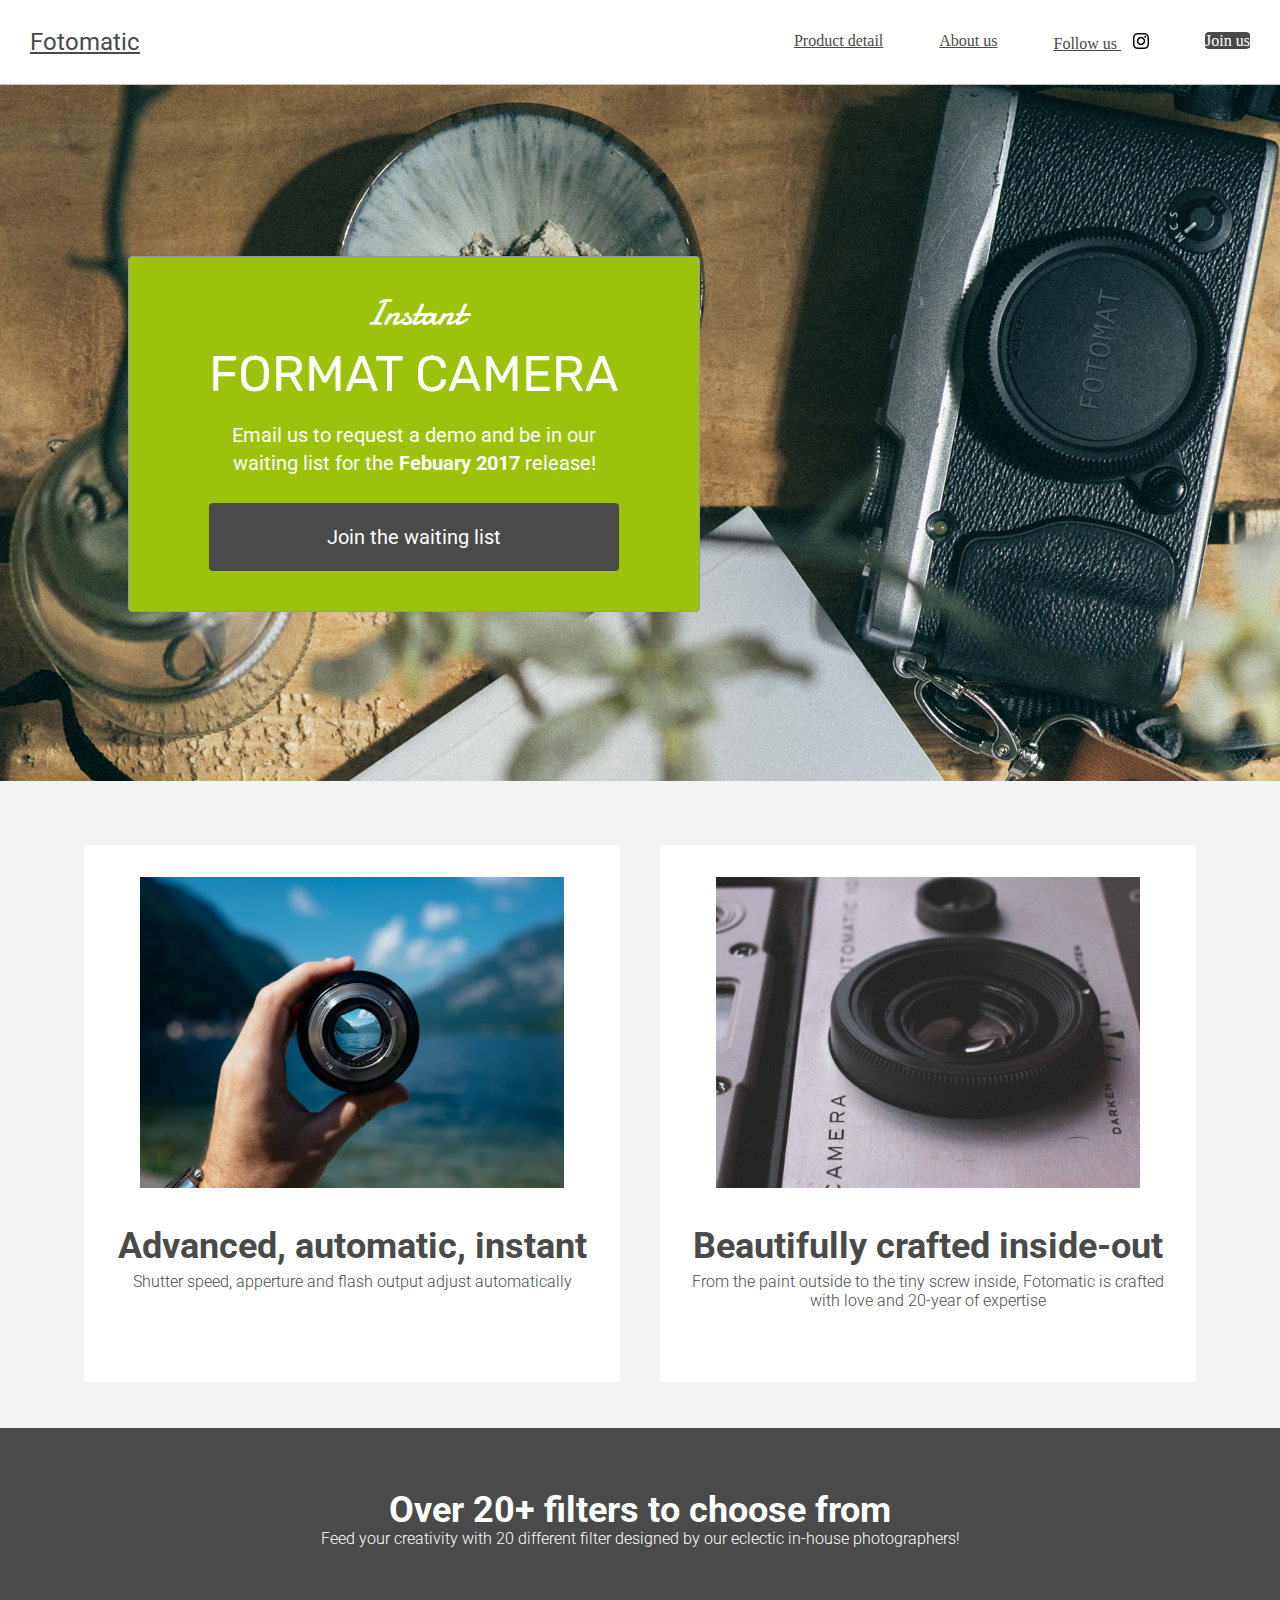
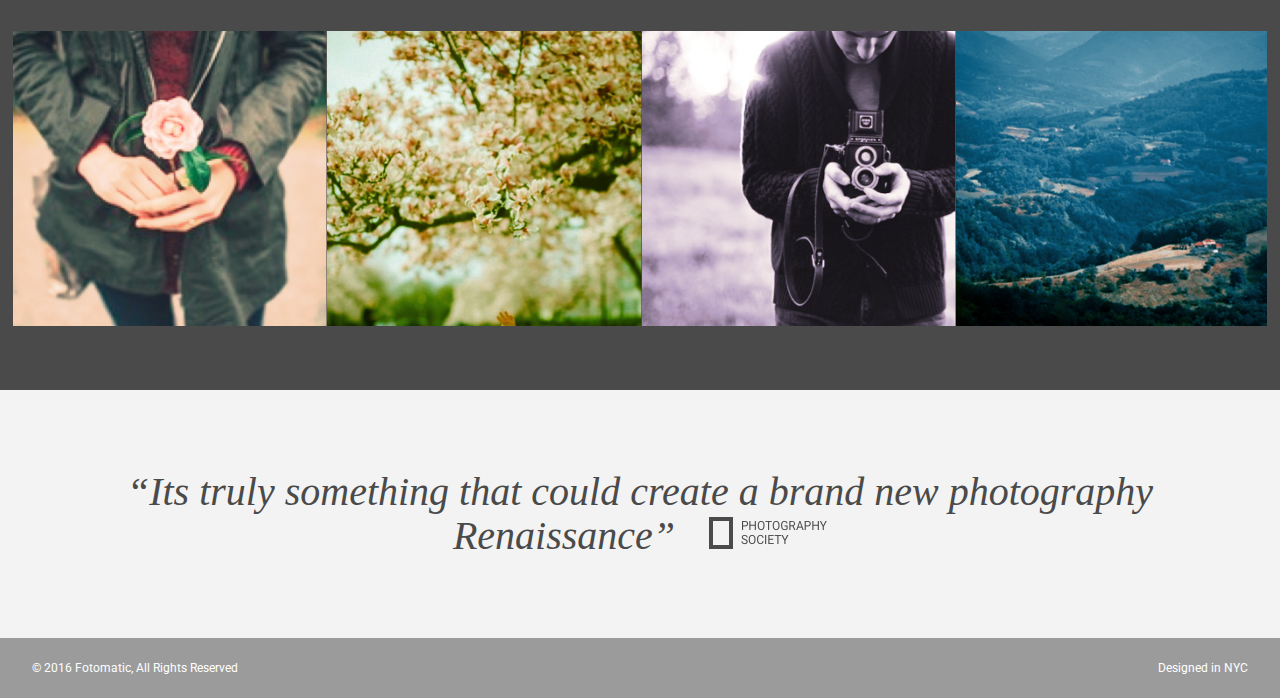
<file: F1C1_start/index.html>
<!DOCTYPE html>
<html>
<head>
  <link rel="stylesheet" href="./resources/css/style.css">
  <link href="https://fonts.googleapis.com/css?family=Damion" rel="stylesheet">
  <link href="https://fonts.googleapis.com/css?family=Rubik" rel="stylesheet">
  <link href="https://fonts.googleapis.com/css?family=Roboto:300,400,600,700" rel="stylesheet">
  <link rel="stylesheet" href="./resources/css/reset.css">
  <link rel="stylesheet" href="./resources/css/style.css">
  <meta name="viewport" content="width=device-width,initial-scale=1">
</head>
<body>
  <!-- Header -->
  <header>
    <div class="content">
      <a href="index.html" class="desktop logo">Fotomatic</a>
      <nav class="desktop">
        <ul>
          <li><a href="#">Product detail</a></li>
          <li><a href="#">About us</a></li>
          <li><a href="https://www.instagram.com/">Follow us <img class="icon" src="./resources/images/instagram.png"></a></li>
          <li class=”tablet”><a href="#" class="button">Join us</a></li>
        </ul>
      </nav>
      <nav class="mobile">
        <ul>
          <li><a href="#"><img src="./resources/images/ic-logo.svg"></a></li>
          <li><a href="#"><img src="./resources/images/ic-product-detail.svg"></a></li>
          <li><a href="#"><img src="./resources/images/ic-about-us.svg"></a></li>
          <li><a href="#" class="button">Join us</a></li>
        </ul>
      </nav>
    </div>
  </header>

  <!-- Main Content -->
  <div class="main-content">

    <!-- Sign Up Section -->
    <div id="sign-up-section" class="banner">
      <div id="sign-up-cta">
        <div class="content center">
          <div class="header">
            <h2 class="cursive">Instant</h2>
            <h1 class="striking">FORMAT CAMERA</h1>
          </div>
          <div class="email">
            <span>
              Email us to request a demo and be in our waiting list for the <strong>Febuary 2017</strong> release!
            </span>
            <div class="button">Join the waiting list</div>
          </div>
        </div>
      </div>
    </div>

    <!-- Features Section -->
    <div id="features-section">
      <div class="feature">
        <div class="center">
          <div class="image-container">
            <img src="./resources/images/feature-1.png" />
          </div>
          <div class="content">
            <h2>Advanced, automatic, instant</h2>
            <h3>Shutter speed, apperture and flash output adjust automatically</h3>
          </div>
        </div>
      </div>
      <div class="feature">
        <div class="center">
          <div class="image-container">
            <img src="./resources/images/feature-2.png" />
          </div>
          <div class="content">
            <h2>Beautifully crafted inside-out</h2>
            <h3>From the paint outside to the tiny screw inside, Fotomatic is crafted with love and 20-year of expertise</h3>
          </div>
        </div>
      </div>
    </div>

    <!-- Filters Section -->
    <div id="filters-section">
      <div class="content center">
        <h2>Over 20+ filters to choose from</h2>
        <h3>Feed your creativity with 20 different filter designed by our eclectic in-house photographers!</h3>
      </div>
      <div class="images-container">
        <div class="image-container">
          <img src="./resources/images/filter-1.png" />
        </div>
        <div class="image-container">
          <img src="./resources/images/filter-2.png" />
        </div>
        <div class="image-container">
          <img src="./resources/images/filter-3.png" />
        </div>
        <div class="image-container extra">
          <img src="./resources/images/filter-4.png" />
        </div>
      </div>
    </div>

    <!-- Quotes Section -->
    <div id="quotes-section">
      <div class="content center">
        <span class="quote">“Its truly something that could create a brand new photography Renaissance”</span>
        <img class="quote-citation" src="./resources/images/photography-logo.png" />
      </div>
    </div>

    <!-- Footer -->
    <footer>
      <div class="content">
        <span class="copyright">© 2016  Fotomatic, All Rights Reserved</span>
        <span class="location">Designed in NYC</span>
      </div>
    </footer>

  </div>
</body>
</html>
</file>
<file: F1C1_start/resources/css/style.css>
/* Universal Styles */

html {
  font-family: "Roboto", sans-serif;
  font-size: 16px;
}

.main-content {
  position: relative;
  top: 5.3125rem; /* To offset for fixed header. */
}

.center {
  text-align: center;
}

.button {
  border-radius: 4px;
  background-color: #4a4a4a;
  color: white;
}

.image-container {
  overflow: hidden;
  
}

.image-container img {
  display: block;
  max-width: 100%
}

@media only screen and (max-width: 760px) {
  .main-content {
    top: 2.5625rem;
  }
}

/* Header */

header {
  position: fixed;
  width: 100%;
  border-bottom: solid 1px #c6c1c1;
  background-color: white;
  z-index: 100;
}


header .content {
  display: flex;
  align-items: center;
  padding: 1.875rem;
}

header .logo {
  flex: 1;
  vertical-align: middle;
  color: #4a4a4a;
  font-size: 1.5rem;
  text-decoration: underline;
}

header nav ul {
  display: flex;
  text-decoration: underline;
  font-size: 1em;
  font-family: Roboto-Regular;
  color: #4a4a4a;
}

nav li {
  padding-left: 3.5rem;
}

nav a {
  vertical-align: bottom;
  font-size: 1rem;
  color: #4a4a4a;
  font-family: Roboto-Regular;
}



header .icon {
  width: 1rem;
  padding-left: .75rem;
}

header .mobile {
  display: none;

}

@media only screen and (max-width: 768px) {
  header .desktop {
    display: none;
  }



  header .mobile {
    display: block;
    width: 100%;
  }

  header .content {
    padding: .5rem 0;
  }

  header .mobile ul {
    display: flex;
    justify-content: space-around;
    align-items: center;
    width: 100%;
  }

  header .mobile li {
    padding: 0;
  }

  header .mobile .button {
    padding: .1875rem .5rem;
    background-color: #9dc20b;
    line-height: 1.6;
    color: white;
  }
}

/* Sign Up Section */

#sign-up-section {
  display: flex;
  justify-content: flex-start;
  align-items: flex-start;
  height: 43.5rem;
  background-image: url(../images/banner-landingpage.jpg);
  background-position: bottom;
  background-size: cover;
  background-repeat: no-repeat;


}

#sign-up-cta {
  padding: 0 5rem 2.5rem 5rem;
  border: solid 1px #979797;
  border-radius: 4px;
  background-color: #9dc20b;
  position: relative;
  top: 171px;
  left: 10%;
}

#sign-up-cta .content {
  width: 25.625rem;
  margin-top: 2rem;
  font-family: "Roboto", sans-serif;
  font-size: 1.25rem;
  line-height: 1.4;
  color: white;
}

#sign-up-cta h1 {
  font-size: 3.125rem;
}

#sign-up-cta h2 {
  font-size: 2.25rem;
}

#sign-up-cta span strong {
  font-weight: bold;
}

#sign-up-cta .cursive {
  font-family: "Damion", cursive;
}

#sign-up-cta .striking {
  font-family: "Rubik", sans-serif;
  padding-bottom: .75rem;
}

#sign-up-cta .button {
  margin-top: 1.625rem;
  padding: 1.25rem 7.25rem;
}

@media only screen and (max-width: 760px) {
  #sign-up-section {
    align-items: center;
    justify-content: center;
    height: 28rem;
  }

  #sign-up-cta {
    position: static;
    width: auto;
    height: auto;
    background-color: transparent;
    border: none;
  }

  #sign-up-cta .content {
    margin-top: 0;
  }

  #sign-up-cta .email {
    display: none;
  }

  #sign-up-cta h1 {
    font-size: 3.125rem;
  }

  #sign-up-cta h2 {
    font-size: 2.25rem;
  }
}

@media only screen and (max-width: 450px) {
  #sign-up-section {
    height: 20rem;
  }

  #sign-up-cta h1 {
    font-size: 2.25rem;
  }

  #sign-up-cta h2 {
    font-size: 2rem;
  }
}

/* Features Section */

#features-section {
  display: flex;
  justify-content: space-between;
  padding: 4rem 5% 2.875rem;
  background-color: #f3f3f3;
}

.feature {
  flex: 1;
  padding: 2rem;
  margin: 0px 1.25rem;
  background-color: white;
}

.feature .image-container {
  max-width: 90%;
  height: 65%;
  margin: 0 auto;
  display: block;
}

.feature h2 {
  padding-bottom: .5rem;
  font-size: 2.25rem;
  font-weight: bold;
  color: #4a4a4a;
}

.feature h3 {
  font-size: 1rem;
  line-height: 1.2;
  font-weight: 300;
  color: #4a4a4a;
}

.feature .content {
padding: 2.5rem 0; 
}

@media only screen and (max-width: 890px) {
  .feature h2 {
    font-size: 1.125rem;
    line-height: 1.3;
    font-weight: normal;
  }

  .feature h3 {
    font-size: .875rem;
    line-height: 1.4;
  }
}

@media only screen and (max-width: 760px) {
  #features-section {
    flex-flow: column;
    padding: 0;
  }

  .feature {
    margin: 0;
    padding: 1.25rem 1rem 0 1rem;
  }
}

/* Filters Section */

#filters-section {
  padding: 4rem 0;
  background-color: #4a4a4a;
}

#filters-section .content {
  padding: 0 .625rem;
  margin-bottom: 5rem;
}

#filters-section .content h2 {
  font-size: 2.25rem;
  font-weight: bold;
  color: white;
}

#filters-section .content h3 {
  font-size: 1rem;
  line-height: 1.4;
  font-weight: 300;
  color: white;
}

#filters-section .images-container {
  max-width: 100%;
  padding: 0 1%;
  display: flex;
}

@media only screen and (max-width: 760px) {
  #filters-section {
    padding: 1.5rem 0 0 0;
  }

  #filters-section .content {
    margin-bottom: 1rem;
  }

  #filters-section .content h2 {
    padding-bottom: .625rem;
    font-size: 1.125rem;
    line-height: 1.3;
    font-weight: normal;
  }

  #filters-section .content h3 {
    font-size: .875rem;
    line-height: 1.4;
  }

  #filters-section .images-container {
    padding: 0;
  }

  #filters-section .extra {
    display: none;
  }
}

/* Quotes Section */

#quotes-section {
  background-color: #f3f3f3;
  padding: 5rem 0;
}

#quotes-section content {
  padding: 5rem 0;
}

#quotes-section quote {
  padding-right: 1.875rem;
  font-family: "Palatino", serif;
  font-size: 2.5em;
  line-height: 1.1;
  font-style: italic;
  color: #4a4a4a;
}


#quotes-section quote-citation {
  height: 1.875rem;
  
}
.quote {
  padding-right: 1.875rem;
  font-family: "Palatino", serif;
  font-size: 2.5em;
  line-height: 1.1;
  font-style: italic;
  color: #4a4a4a; 
}

@media only screen and (max-width: 760px) {
  #quotes-section content {
    padding: 1.875rem .625rem;
  }

  #quotes-section quote {
    font-size: 1.5rem;
    line-height: 1.4;
  }
  

  #quotes-section quote-citation {
    display: block;
    padding-top: 1rem;
    margin: auto;
  }
}

/* Footer */

footer {
  background-color: #9b9b9b;
  padding: 1.5rem 2rem;
}

footer .content {
  color: white;
  display: flex;
  font-size: .75rem;
}

footer .copyright {
  flex-grow: 1;
}

@media only screen and (max-width: 600px) {
  footer .content {
    font-size: .625rem;
  }
}
</file>
